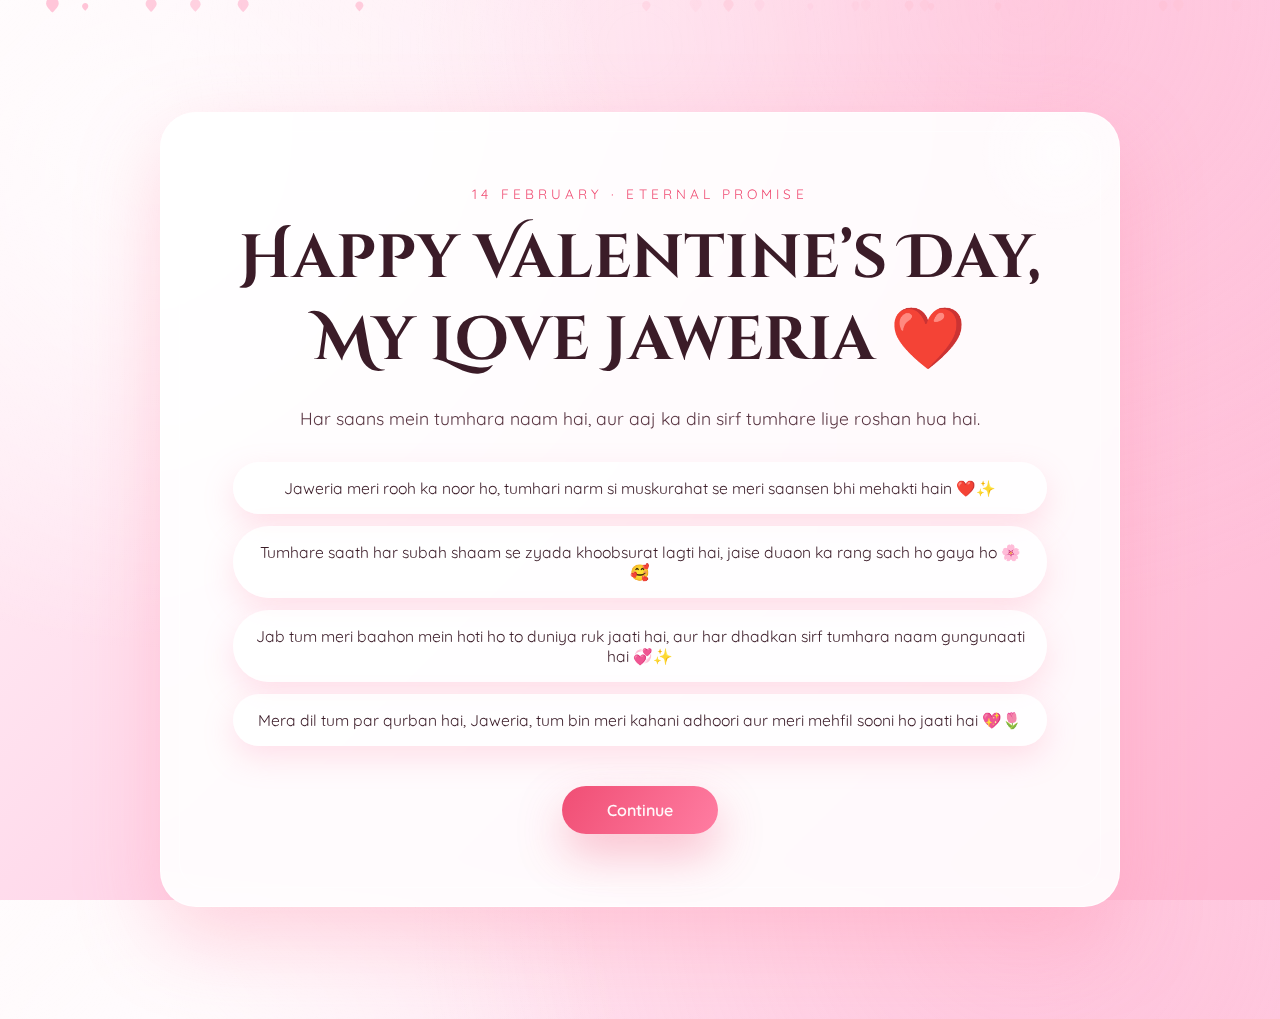
<file: index.html>
<!DOCTYPE html>
<html lang="en">
<head>
    <meta charset="UTF-8" />
    <meta name="viewport" content="width=device-width, initial-scale=1.0" />
    <meta name="description" content="A romantic Valentine surprise for Jaweria." />
    <title>Valentine Surprise for Jaweria</title>
    <link rel="preconnect" href="https://fonts.googleapis.com" />
    <link rel="preconnect" href="https://fonts.gstatic.com" crossorigin />
    <link href="https://fonts.googleapis.com/css2?family=Cinzel+Decorative:wght@400;700&family=Quicksand:wght@400;500;600&display=swap" rel="stylesheet" />
    <link rel="stylesheet" href="style.css" />
</head>
<body data-page="welcome">
    <div id="preloader" aria-hidden="true">
        <div class="loader-heart"></div>
        <p>Sprinkling a little extra love...</p>
    </div>

    <div class="floating-hearts" aria-hidden="true"></div>

    <main class="page-shell">
        <section class="hero glass-card">
            <p class="eyebrow">14 February · Eternal Promise</p>
            <h1>Happy Valentine&rsquo;s Day, My Love Jaweria &#10084;&#65039;</h1>
            <p class="lead">Har saans mein tumhara naam hai, aur aaj ka din sirf tumhare liye roshan hua hai.</p>
            <div class="love-lines">
                <p>Jaweria meri rooh ka noor ho, tumhari narm si muskurahat se meri saansen bhi mehakti hain ❤️✨</p>
                <p>Tumhare saath har subah shaam se zyada khoobsurat lagti hai, jaise duaon ka rang sach ho gaya ho 🌸🥰</p>
                <p>Jab tum meri baahon mein hoti ho to duniya ruk jaati hai, aur har dhadkan sirf tumhara naam gungunaati hai 💞✨</p>
                <p>Mera dil tum par qurban hai, Jaweria, tum bin meri kahani adhoori aur meri mehfil sooni ho jaati hai 💖🌷</p>
            </div>
            <div class="hero-actions">
                <a class="btn btn-primary btn-glow" href="valentine.html">Continue</a>
            </div>
        </section>
    </main>

    <script defer src="https://cdnjs.cloudflare.com/ajax/libs/gsap/3.12.2/gsap.min.js" integrity="sha512-zlB7xpdA0zzakDx4zY/boYYGr2susx1bwyodH4qzM7gc7E4PkdrowGmyi0HLt6+KnH6YtJkE5zDcZnW0HQM3ug==" crossorigin="anonymous" referrerpolicy="no-referrer"></script>
    <script defer src="script.js"></script>
    <script defer src="animations.js"></script>
</body>
</html>
</file>
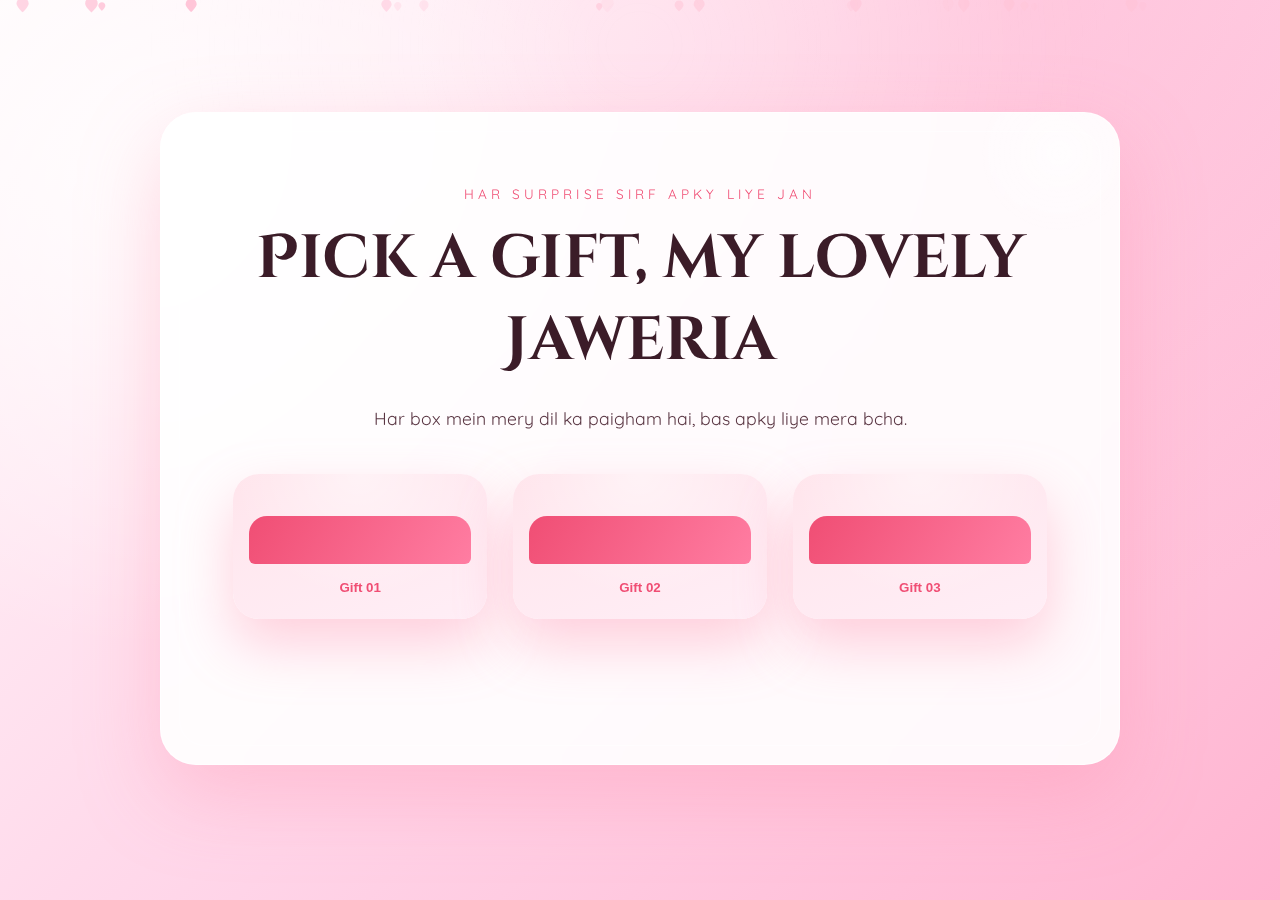
<file: gifts.html>
<!DOCTYPE html>
<html lang="en">
<head>
    <meta charset="UTF-8" />
    <meta name="viewport" content="width=device-width, initial-scale=1.0" />
    <meta name="description" content="A trio of romantic surprises for Jaweria." />
    <title>Three Gifts for Begham</title>
    <link rel="preconnect" href="https://fonts.googleapis.com" />
    <link rel="preconnect" href="https://fonts.gstatic.com" crossorigin />
    <link href="https://fonts.googleapis.com/css2?family=Cinzel+Decorative:wght@400;700&family=Quicksand:wght@400;500;600&display=swap" rel="stylesheet" />
    <link rel="stylesheet" href="style.css" />
</head>
<body data-page="gifts">
    <div id="preloader" aria-hidden="true">
        <div class="loader-heart"></div>
        <p>Enjoy kru Gifts...</p>
    </div>

    <div class="floating-hearts" aria-hidden="true"></div>

    <main class="page-shell">
        <section class="gifts-hero glass-card">
            <p class="eyebrow">Har surprise sirf apky liye jan</p>
            <h1>Pick a gift, my lovely Jaweria</h1>
            <p class="lead">Har box mein mery dil ka paigham hai, bas apky liye mera bcha.</p>
            <div class="gift-grid" role="list">
                <button class="gift-box" role="listitem" data-gift="1" data-message="Jaweria, apko mein khony sy drta hun , ap mere liye bht khass hu bcha mein apsy dheer sara piar krta hun or apko khony sy drta hun , ap meri hr moshkl k hal ka rasta ho or mere hr asani ki asl wja ho , I LOVE YOU MERI JAN ❤️✨🌸">
                    <span class="gift-lid"></span>
                    <span class="gift-base">Gift 01</span>
                </button>
                <button class="gift-box" role="listitem" data-gift="2" data-message="Meri pyari Jan, ap k ilawa mujhy koi asha ni lgta , jis din sy ap meri life mein ai ho mujhy esa lgta hy k mein jo chahiye tha vo mil gaya isliye apko hasil krny ki dua mangta hun or apka mujh sy door hony ka kabhi soch bhi ni skta! 🥰💖✨">
                    <span class="gift-lid"></span>
                    <span class="gift-base">Gift 02</span>
                </button>
                <button class="gift-box" role="listitem" data-gift="3" data-message="Mera Bcha, meri jan hr din hi apsy mujhy piar hota hy or hr din hi apky liye mera piar valentine day sy brh kr hy , mein dua hy k ALLAH apko mere naseeb mein jldi likh dy or hmari jldi shadi ho , AMEEN SM AMEEN 💍❤️🌷">
                    <span class="gift-lid"></span>
                    <span class="gift-base">Gift 03</span>
                </button>
            </div>
            <p id="finalMessage" class="final-message">Jan, mere gifts khulny k liye I love you Ummaahhhhhhhh.</p>
        </section>
    </main>

    <div id="giftModal" class="modal" aria-hidden="true" role="dialog" aria-modal="true">
        <div class="modal-content glass-card">
            <button id="closeModal" class="modal-close" aria-label="Close message">&times;</button>
            <div id="modalHearts" class="modal-hearts" aria-hidden="true"></div>
            <p id="giftMessage" class="modal-text"></p>
        </div>
    </div>

    <script defer src="https://cdnjs.cloudflare.com/ajax/libs/gsap/3.12.2/gsap.min.js" integrity="sha512-zlB7xpdA0zzakDx4zY/boYYGr2susx1bwyodH4qzM7gc7E4PkdrowGmyi0HLt6+KnH6YtJkE5zDcZnW0HQM3ug==" crossorigin="anonymous" referrerpolicy="no-referrer"></script>
    <script defer src="script.js"></script>
    <script defer src="animations.js"></script>
</body>
</html>
</file>
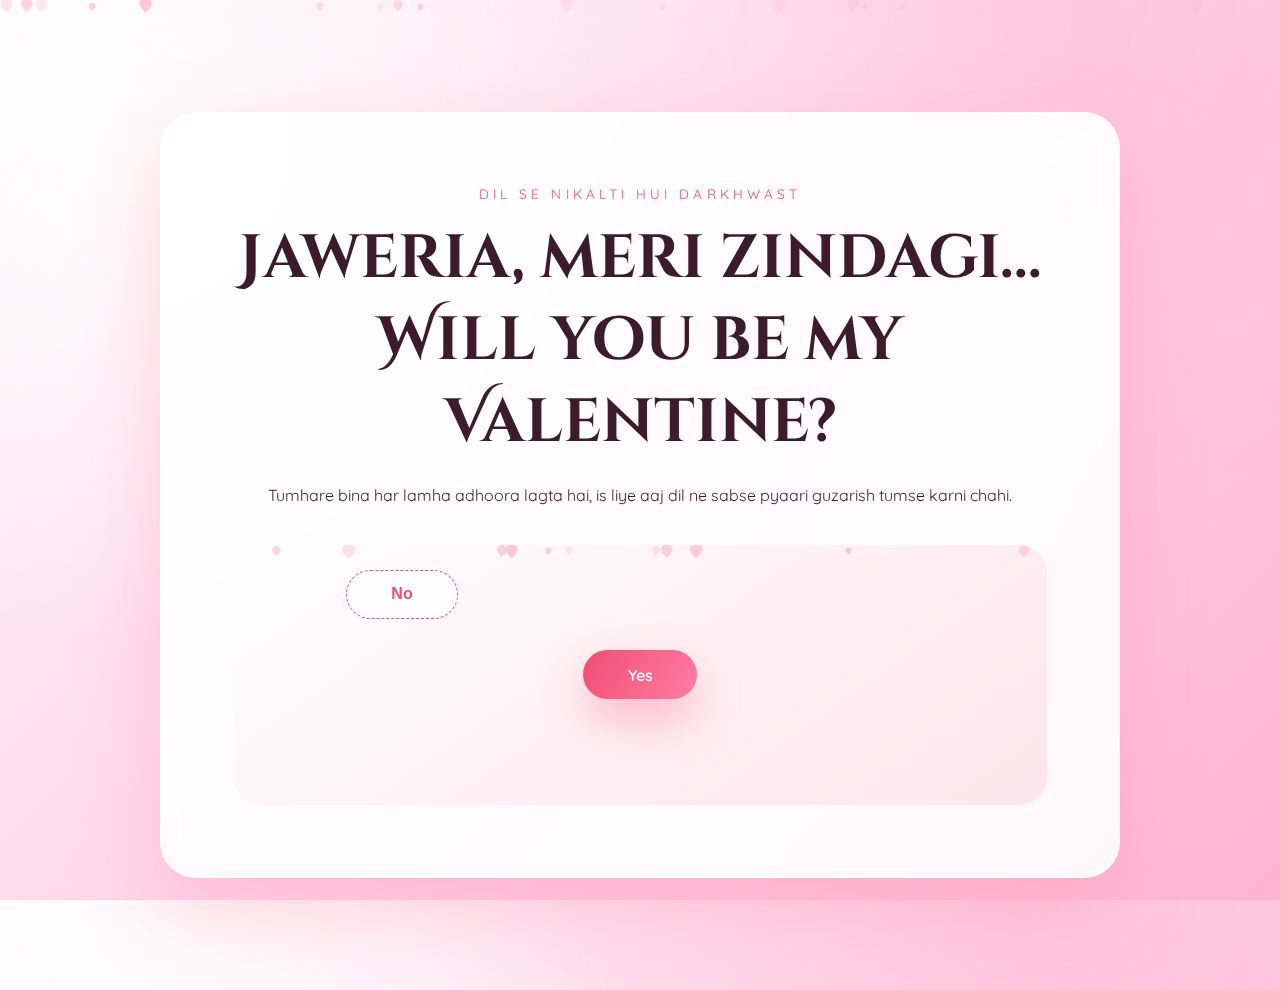
<file: valentine.html>
<!DOCTYPE html>
<html lang="en">
<head>
    <meta charset="UTF-8" />
    <meta name="viewport" content="width=device-width, initial-scale=1.0" />
    <meta name="description" content="A playful Valentine question for Jaweria." />
    <title>Will You Be My Valentine?</title>
    <link rel="preconnect" href="https://fonts.googleapis.com" />
    <link rel="preconnect" href="https://fonts.gstatic.com" crossorigin />
    <link href="https://fonts.googleapis.com/css2?family=Cinzel+Decorative:wght@400;700&family=Quicksand:wght@400;500;600&display=swap" rel="stylesheet" />
    <link rel="stylesheet" href="style.css" />
</head>
<body data-page="valentine">
    <div id="preloader" aria-hidden="true">
        <div class="loader-heart"></div>
        <p>Warming up a magical moment...</p>
    </div>

    <div class="floating-hearts" aria-hidden="true"></div>

    <main class="page-shell">
        <section class="valentine-card glass-card">
            <p class="eyebrow">Dil se nikalti hui darkhwast</p>
            <h1>Jaweria, meri zindagi... Will you be my Valentine?</h1>
            <p>Tumhare bina har lamha adhoora lagta hai, is liye aaj dil ne sabse pyaari guzarish tumse karni chahi.</p>
            <div class="choice-buttons" aria-live="polite">
                <div class="choice-hearts" aria-hidden="true"></div>
                <a id="yesButton" class="btn btn-primary btn-yes" href="gifts.html">Yes</a>
                <button id="noButton" class="btn btn-ghost" type="button" aria-label="No, but nice try">No</button>
            </div>
        </section>
    </main>

    <script defer src="https://cdnjs.cloudflare.com/ajax/libs/gsap/3.12.2/gsap.min.js" integrity="sha512-zlB7xpdA0zzakDx4zY/boYYGr2susx1bwyodH4qzM7gc7E4PkdrowGmyi0HLt6+KnH6YtJkE5zDcZnW0HQM3ug==" crossorigin="anonymous" referrerpolicy="no-referrer"></script>
    <script defer src="script.js"></script>
    <script defer src="animations.js"></script>
</body>
</html>
</file>
<file: style.css>
:root {
    --blush: #ff7da2;
    --rose: #f04e74;
    --soft-rose: #ffc3d7;
    --snow: #fff9fb;
    --petal: #ffe5ec;
    --ink: #3b1c28;
    --glow: rgba(255, 255, 255, 0.45);
    --shadow: rgba(240, 78, 116, 0.25);
    --lavender: #ffd8f3;
    --radiant: #ffeef6;
}

* {
    box-sizing: border-box;
    margin: 0;
    padding: 0;
}

html {
    height: 100%;
}

body {
    font-family: 'Quicksand', 'Segoe UI', sans-serif;
    min-height: 100vh;
    background: radial-gradient(circle at 12% 20%, rgba(255, 255, 255, 0.85), transparent 35%),
        radial-gradient(circle at 80% 0%, rgba(255, 162, 193, 0.3), transparent 45%),
        linear-gradient(135deg, #fff9fb, #ffd4e8 52%, #ffb4d0);
    color: var(--ink);
    display: block;
    padding: clamp(1.5rem, 5vw, 3.5rem);
    position: relative;
    overflow-x: hidden;
    cursor: url("data:image/svg+xml,%3Csvg%20xmlns=%27http://www.w3.org/2000/svg%27%20width=%2732%27%20height=%2732%27%20viewBox=%270%200%2032%2032%27%3E%3Cpath%20fill=%27%23f04e74%27%20d=%27M16%2029s-13-9-13-18c0-4%203-7%207-7%202.7%200%205%201.6%206%203.6C17%205.5%2019.3%204%2022%204c4%200%207%203%207%207%200%209-13%2018-13%2018z%27/%3E%3C/svg%3E") 8 3, auto;
}

body.page-ready .page-shell {
    opacity: 1;
    transform: translateY(0);
}

body.page-exit .page-shell {
    opacity: 0;
    transform: translateY(10px);
}

body::before {
    content: '';
    position: fixed;
    inset: 0;
    background: url('https://www.transparenttextures.com/patterns/gray-floral.png');
    opacity: 0.2;
    pointer-events: none;
    z-index: 0;
}

body::after {
    content: '';
    position: fixed;
    inset: -30% 5% auto;
    height: 70%;
    background: radial-gradient(circle, rgba(255, 255, 255, 0.45), transparent 70%);
    filter: blur(45px);
    opacity: 0.6;
    pointer-events: none;
    z-index: 0;
}

button,
.btn,
a {
    cursor: url("data:image/svg+xml,%3Csvg%20xmlns=%27http://www.w3.org/2000/svg%27%20width=%2732%27%20height=%2732%27%20viewBox=%270%200%2032%2032%27%3E%3Cpath%20fill=%27%23f04e74%27%20d=%27M16%2029s-13-9-13-18c0-4%203-7%207-7%202.7%200%205%201.6%206%203.6C17%205.5%2019.3%204%2022%204c4%200%207%203%207%207%200%209-13%2018-13%2018z%27/%3E%3C/svg%3E") 8 3, pointer;
}

.page-shell {
    width: min(960px, 100%);
    position: relative;
    z-index: 1;
    opacity: 0;
    transform: translateY(10px);
    transition: opacity 0.8s ease, transform 0.8s ease;
    margin-inline: auto;
    padding-block: clamp(2rem, 5vw, 3.5rem);
}

.glass-card {
    background: rgba(255, 255, 255, 0.9);
    border-radius: 36px;
    padding: clamp(2rem, 6vw, 4.5rem);
    box-shadow: 0 30px 80px rgba(255, 140, 170, 0.35);
    border: 1px solid rgba(255, 255, 255, 0.7);
    backdrop-filter: blur(18px);
    position: relative;
    overflow: hidden;
}

.glass-card::before,
.glass-card::after {
    content: '';
    position: absolute;
    pointer-events: none;
}

.glass-card::before {
    inset: 18px;
    border-radius: 26px;
    border: 1px solid rgba(255, 255, 255, 0.45);
}

.glass-card::after {
    width: 160px;
    height: 160px;
    background: radial-gradient(circle, rgba(255, 255, 255, 0.6), transparent 70%);
    top: -40px;
    right: -20px;
}

.hero,
.valentine-card,
.gifts-hero {
    text-align: center;
    position: relative;
    z-index: 1;
}

.eyebrow {
    letter-spacing: 0.3em;
    font-size: 0.85rem;
    text-transform: uppercase;
    color: var(--rose);
    margin-bottom: 1rem;
}

h1 {
    font-family: 'Cinzel Decorative', 'Times New Roman', serif;
    font-weight: 700;
    font-size: clamp(2.2rem, 6vw, 3.8rem);
    margin-bottom: 1.3rem;
}

.lead {
    font-size: 1.1rem;
    line-height: 1.8;
    color: #593542;
    margin-bottom: 1.7rem;
}

.love-lines {
    display: grid;
    gap: 0.75rem;
    margin-bottom: 2.5rem;
}

.love-lines p {
    background: rgba(255, 255, 255, 0.8);
    padding: 1rem 1.4rem;
    border-radius: 999px;
    font-size: 0.98rem;
    box-shadow: 0 12px 30px rgba(255, 143, 174, 0.25);
}

.hero-actions {
    display: flex;
    flex-wrap: wrap;
    align-items: center;
    justify-content: center;
    gap: 0.85rem;
}

.btn {
    display: inline-flex;
    justify-content: center;
    align-items: center;
    gap: 0.4rem;
    font-size: 1rem;
    font-weight: 600;
    padding: 0.9rem 2.8rem;
    border-radius: 999px;
    border: none;
    text-decoration: none;
    transition: transform 0.35s ease, box-shadow 0.35s ease, background 0.35s ease;
}

.btn:focus-visible {
    outline: 3px solid rgba(240, 78, 116, 0.35);
    outline-offset: 3px;
}



.btn-primary {
    background: linear-gradient(120deg, var(--rose), var(--blush));
    color: var(--snow);
    box-shadow: 0 20px 45px rgba(240, 78, 116, 0.35);
}

.btn-primary:hover {
    transform: translateY(-4px) scale(1.02);
    box-shadow: 0 28px 55px rgba(240, 78, 116, 0.45);
}

.btn-glow {
    position: relative;
}

.btn-glow::after {
    content: '';
    position: absolute;
    inset: -6px;
    border-radius: 999px;
    background: radial-gradient(circle, rgba(255, 255, 255, 0.55), transparent 70%);
    opacity: 0.6;
    filter: blur(10px);
    z-index: -1;
}

.btn-ghost {
    background: rgba(255, 255, 255, 0.65);
    color: var(--rose);
    border: 1px dashed var(--rose);
}

.btn-ghost:hover {
    transform: rotate(-2deg) scale(1.05);
}

.floating-hearts {
    position: fixed;
    inset: 0;
    overflow: hidden;
    pointer-events: none;
    z-index: 0;
    opacity: 1;
    transition: opacity 0.6s ease;
}

body.page-exit .floating-hearts {
    opacity: 0;
}

.floating-heart {
    position: absolute;
    width: 18px;
    height: 18px;
    background: var(--soft-rose);
    opacity: 0.7;
    clip-path: path('M0.5,5 C0.5,2.5 2.5,0.5 5,0.5 C7.5,0.5 9.5,2.5 9.5,5 C9.5,7.5 5,11.5 5,11.5 C5,11.5 0.5,7.5 0.5,5 Z');
    animation: floatHeart linear infinite;
    filter: drop-shadow(0 8px 12px rgba(255, 115, 150, 0.4));
}

@keyframes floatHeart {
    0% {
        transform: translateY(0) scale(0.9) rotate(0deg);
        opacity: 0;
    }
    20% {
        opacity: 0.85;
    }
    100% {
        transform: translateY(-160vh) scale(1.2) rotate(18deg);
        opacity: 0;
    }
}

#preloader {
    position: fixed;
    inset: 0;
    background: linear-gradient(135deg, rgba(255, 214, 226, 0.95), rgba(255, 255, 255, 0.95));
    display: flex;
    flex-direction: column;
    align-items: center;
    justify-content: center;
    gap: 1.2rem;
    z-index: 10;
    transition: opacity 0.6s ease, visibility 0.6s ease;
    font-weight: 600;
    color: var(--rose);
}

#preloader.hide {
    opacity: 0;
    visibility: hidden;
}

.loader-heart {
    width: 48px;
    height: 48px;
    background: var(--rose);
    clip-path: path('M1,14 C1,6 6,1 12,6 C18,1 23,6 23,14 C23,25 12,34 12,34 C12,34 1,25 1,14 Z');
    animation: loaderPulse 1.4s ease-in-out infinite;
}

@keyframes loaderPulse {
    0% {
        transform: scale(0.85);
        filter: drop-shadow(0 0 0 rgba(240, 78, 116, 0.4));
    }
    50% {
        transform: scale(1.15);
        filter: drop-shadow(0 0 25px rgba(240, 78, 116, 0.5));
    }
    100% {
        transform: scale(0.85);
        filter: drop-shadow(0 0 0 rgba(240, 78, 116, 0.4));
    }
}

.valentine-card .choice-buttons {
    position: relative;
    margin-top: 2.5rem;
    height: clamp(220px, 30vw, 260px);
    display: flex;
    align-items: center;
    justify-content: center;
    border-radius: 28px;
    background: linear-gradient(145deg, rgba(255, 255, 255, 0.9), rgba(255, 226, 235, 0.9));
    overflow: hidden;
    padding: 1rem;
}

.valentine-card .choice-buttons .btn {
    position: relative;
    z-index: 2;
}

.choice-hearts {
    position: absolute;
    inset: 0;
    pointer-events: none;
    z-index: 1;
}

.choice-hearts .floating-heart {
    width: 12px;
    height: 12px;
    opacity: 0.9;
}

#noButton {
    position: absolute;
    min-width: 110px;
    max-width: 45%;
    transition: transform 0.2s ease;
}

#yesButton {
    z-index: 3;
}

.btn-yes {
    animation: yesPulse 2.4s ease-in-out infinite;
}

@keyframes yesPulse {
    0%,
    100% {
        transform: scale(1);
        box-shadow: 0 20px 40px rgba(240, 78, 116, 0.25);
    }
    50% {
        transform: scale(1.05) translateY(-2px);
        box-shadow: 0 30px 50px rgba(240, 78, 116, 0.35);
    }
}

.gift-grid {
    display: grid;
    grid-template-columns: repeat(auto-fit, minmax(190px, 1fr));
    gap: 1.6rem;
    margin-top: 2.5rem;
}

.gift-box {
    border: none;
    border-radius: 26px;
    padding: 2.6rem 1rem 1.5rem;
    background: linear-gradient(160deg, var(--petal), var(--radiant));
    cursor: pointer;
    position: relative;
    overflow: hidden;
    box-shadow: 0 25px 55px rgba(255, 140, 170, 0.4);
    transition: transform 0.4s ease, box-shadow 0.4s ease;
}

.gift-box::before {
    content: '';
    position: absolute;
    inset: 0;
    background: radial-gradient(circle at top, rgba(255, 255, 255, 0.7), transparent 65%);
    opacity: 0.7;
}

.gift-box::after {
    content: '';
    position: absolute;
    inset: 12px;
    border-radius: 22px;
    border: 1px solid rgba(255, 255, 255, 0.4);
    box-shadow: inset 0 0 30px rgba(255, 255, 255, 0.35);
    opacity: 0;
    transition: opacity 0.4s ease;
}

.gift-box .gift-lid,
.gift-box .gift-base {
    position: relative;
    z-index: 1;
    display: block;
}

.gift-box .gift-lid {
    height: 48px;
    background: linear-gradient(120deg, var(--rose), var(--blush));
    border-radius: 18px 18px 6px 6px;
    margin-bottom: 1rem;
    animation: giftWiggle 3s ease-in-out infinite;
}

.gift-box .gift-base {
    font-weight: 600;
    color: var(--rose);
}

.gift-box:hover {
    transform: translateY(-10px) scale(1.03);
    box-shadow: 0 35px 65px rgba(240, 78, 116, 0.45);
}

.gift-box.opened {
    border: 2px solid var(--rose);
}

.gift-box.opened::after {
    opacity: 1;
}

@keyframes giftWiggle {
    0%,
    100% {
        transform: translateY(0);
    }
    50% {
        transform: translateY(-6px);
    }
}

.modal {
    position: fixed;
    inset: 0;
    background: rgba(255, 192, 210, 0.55);
    display: flex;
    align-items: center;
    justify-content: center;
    opacity: 0;
    pointer-events: none;
    transition: opacity 0.4s ease;
    padding: 1.5rem;
    z-index: 12;
}

.modal.open {
    opacity: 1;
    pointer-events: auto;
}

.modal-content {
    max-width: 480px;
    width: 100%;
    text-align: center;
}

.modal-close {
    width: 32px;
    height: 32px;
    border-radius: 50%;
    border: none;
    background: rgba(255, 255, 255, 0.8);
    color: var(--rose);
    font-size: 1.4rem;
    position: absolute;
    top: 1.2rem;
    right: 1.2rem;
    cursor: pointer;
}

.modal-text {
    font-size: 1.15rem;
    line-height: 1.9;
    margin-top: 1.5rem;
}

.modal-hearts {
    position: absolute;
    inset: 0;
    overflow: hidden;
    border-radius: inherit;
    pointer-events: none;
}

.modal-hearts .floating-heart {
    width: 14px;
    height: 14px;
    opacity: 0.9;
}

.final-message {
    margin-top: 2.8rem;
    font-size: 1.4rem;
    font-weight: 600;
    color: var(--rose);
    opacity: 0;
    transform: translateY(15px);
    transition: opacity 0.6s ease, transform 0.6s ease;
}

.final-message.reveal {
    opacity: 1;
    transform: translateY(0);
}

@media (max-width: 1024px) {
    body {
        padding: 1.5rem;
    }

    .glass-card {
        padding: clamp(1.8rem, 5vw, 3rem);
    }
}

@media (max-width: 768px) {
    .page-shell {
        padding-block: 2rem;
    }

    h1 {
        font-size: clamp(1.9rem, 7vw, 2.4rem);
    }

    .gift-grid {
        grid-template-columns: repeat(auto-fit, minmax(160px, 1fr));
        gap: 1.2rem;
    }

    .valentine-card .choice-buttons {
        height: 280px;
    }
}

@media (max-width: 480px) {
    body {
        padding: 1.2rem;
    }

    .glass-card {
        padding: 1.8rem;
        border-radius: 28px;
    }

    .hero-actions {
        flex-direction: column;
        width: 100%;
    }

    .hero-actions .btn {
        width: 100%;
        justify-content: center;
    }

    .gift-grid {
        grid-template-columns: 1fr;
    }

    .valentine-card .choice-buttons {
        height: 260px;
        padding: 1.2rem;
    }
}
</file>
